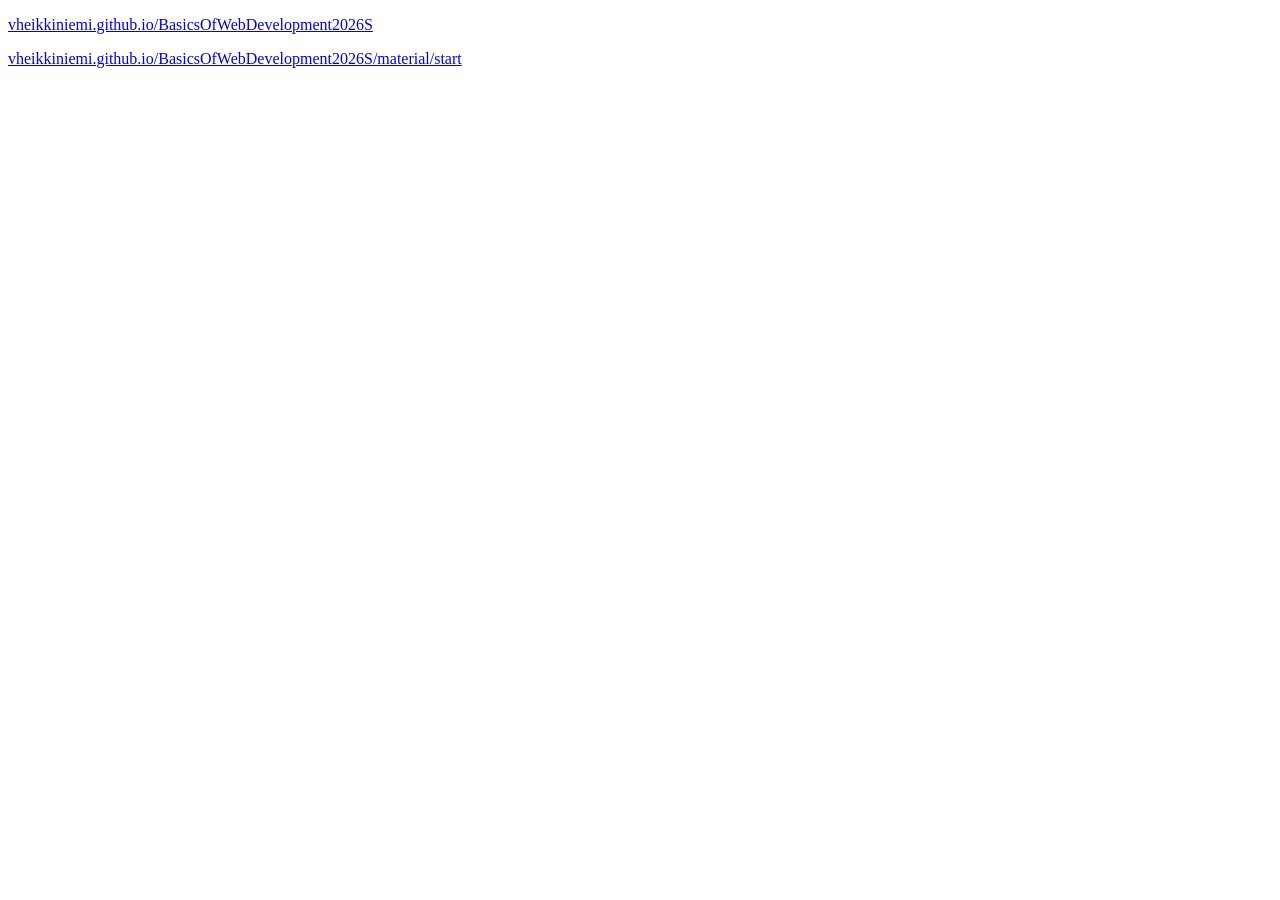
<file: index.html>
<!DOCTYPE html>
<html lang="en">
<head>
  <meta charset="UTF-8">
  <title></title>
</head>
<body>
  <p><a href="https://vheikkiniemi.github.io/BasicsOfWebDevelopment2026S/">vheikkiniemi.github.io/BasicsOfWebDevelopment2026S</a></p>
  <p><a href="https://vheikkiniemi.github.io/BasicsOfWebDevelopment2026S/material/start">vheikkiniemi.github.io/BasicsOfWebDevelopment2026S/material/start</a></p>
</body>
</html>
</file>
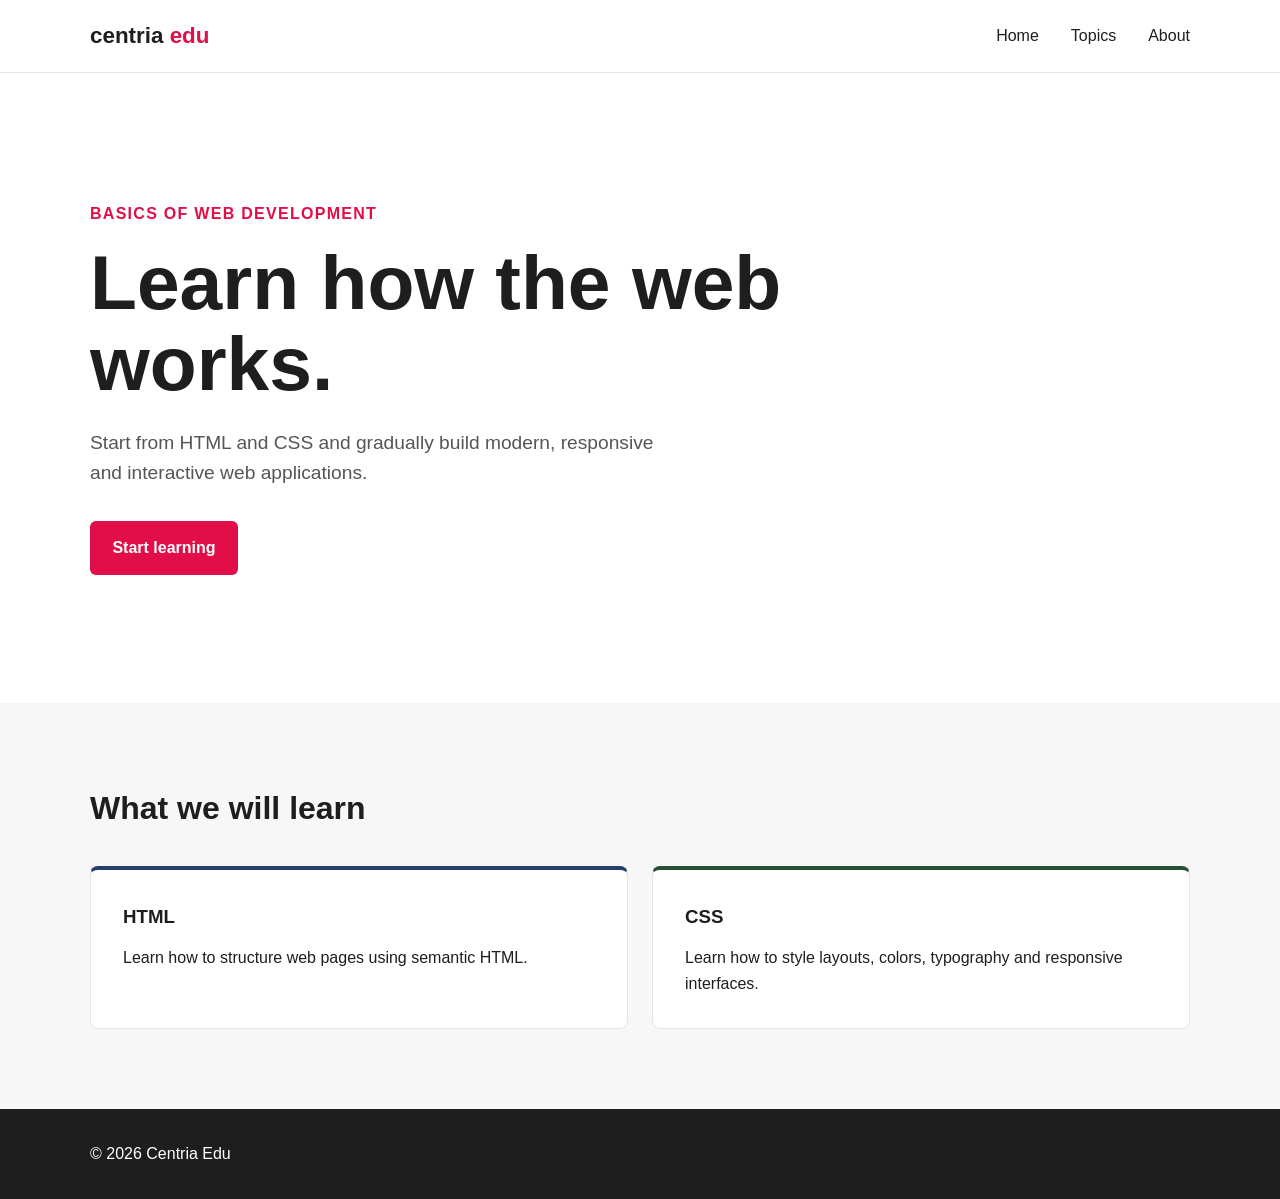
<file: material/a2/index.html>
<!--
    Centria Edu - Basics of Web Development

    Original author: Ville Heikkiniemi
    Modified by: Student Name
    Last modified: 2026-08-11

    Based on the original course template.
-->

<!DOCTYPE html>
<html lang="en">
<head>
    <meta charset="UTF-8">
    <meta name="viewport" content="width=device-width, initial-scale=1.0">
    <meta name="author" content="Ville Heikkiniemi">
    <link rel="icon" href="images/favicon.ico" type="image/x-icon">

    <title>Centria Edu | Basics of Web Development</title>

    <style>
        :root {
            --primary: #e10e49;
            --light: #ffffff;
            --dark: #1e1e1e;
            --blue: #263f6a;
            --green: #284e36;
            --orange: #e37222;
            --rose: #c24d52;
        }

        * {
            box-sizing: border-box;
            margin: 0;
            padding: 0;
        }

        body {
            font-family: Arial, Helvetica, sans-serif;
            background-color: var(--light);
            color: var(--dark);
            line-height: 1.6;
        }

        header {
            border-bottom: 1px solid #e5e5e5;
        }

        .container {
            width: min(1100px, 90%);
            margin: 0 auto;
        }

        nav {
            min-height: 72px;
            display: flex;
            justify-content: space-between;
            align-items: center;
        }

        .logo {
            font-size: 1.4rem;
            font-weight: bold;
            color: var(--dark);
        }

        .logo span {
            color: var(--primary);
        }

        nav ul {
            display: flex;
            gap: 2rem;
            list-style: none;
        }

        nav a {
            color: var(--dark);
            text-decoration: none;
        }

        nav a:hover {
            color: var(--primary);
        }

        .hero {
            min-height: 70vh;
            display: flex;
            align-items: center;
        }

        .hero-content {
            max-width: 700px;
        }

        .label {
            display: inline-block;
            margin-bottom: 1rem;
            color: var(--primary);
            font-weight: bold;
            text-transform: uppercase;
            letter-spacing: 0.08rem;
        }

        h1 {
            margin-bottom: 1.5rem;
            font-size: clamp(2.5rem, 6vw, 5rem);
            line-height: 1.05;
        }

        .hero p {
            max-width: 600px;
            margin-bottom: 2rem;
            font-size: 1.2rem;
            color: #555;
        }

        .button {
            display: inline-block;
            padding: 0.9rem 1.4rem;
            background-color: var(--primary);
            color: var(--light);
            text-decoration: none;
            border-radius: 6px;
            font-weight: bold;
        }

        .button:hover {
            background-color: var(--rose);
        }

        .topics {
            padding: 5rem 0;
            background-color: #f7f7f7;
        }

        .topics h2 {
            margin-bottom: 2rem;
            font-size: 2rem;
        }

        .cards {
            display: grid;
            grid-template-columns: repeat(2, 1fr);
            gap: 1.5rem;
        }

        .card {
            padding: 2rem;
            background-color: var(--light);
            border: 1px solid #e5e5e5;
            border-radius: 8px;
        }

        .card h3 {
            margin-bottom: 0.8rem;
        }

        .card:nth-child(1) {
            border-top: 4px solid var(--blue);
        }

        .card:nth-child(2) {
            border-top: 4px solid var(--green);
        }

        .card:nth-child(3) {
            border-top: 4px solid var(--orange);
        }

        footer {
            padding: 2rem 0;
            background-color: var(--dark);
            color: var(--light);
        }

        @media (max-width: 700px) {
            nav ul {
                display: none;
            }

            .cards {
                grid-template-columns: 1fr;
            }

            .hero {
                min-height: 60vh;
            }
        }
    </style>
</head>

<body>

    <header>
        <div class="container">
            <nav>
                <div class="logo">
                    centria <span>edu</span>
                </div>

                <ul>
                    <li><a href="#">Home</a></li>
                    <li><a href="#topics">Topics</a></li>
                    <li><a href="#">About</a></li>
                </ul>
            </nav>
        </div>
    </header>

    <main>

        <section class="hero">
            <div class="container">
                <div class="hero-content">

                    <span class="label">Basics of Web Development</span>

                    <h1>
                        Learn how the web works.
                    </h1>

                    <p>
                        Start from HTML and CSS and gradually build modern,
                        responsive and interactive web applications.
                    </p>

                    <a href="#topics" class="button">
                        Start learning
                    </a>

                </div>
            </div>
        </section>

        <section class="topics" id="topics">
            <div class="container">

                <h2>What we will learn</h2>

                <div class="cards">

                    <article class="card">
                        <h3>HTML</h3>
                        <p>
                            Learn how to structure web pages using semantic HTML.
                        </p>
                    </article>

                    <article class="card">
                        <h3>CSS</h3>
                        <p>
                            Learn how to style layouts, colors, typography and
                            responsive interfaces.
                        </p>
                    </article>

                </div>
            </div>
        </section>

    </main>

    <footer>
        <div class="container">
            <p>&copy; 2026 Centria Edu</p>
        </div>
    </footer>

</body>
</html>
</file>
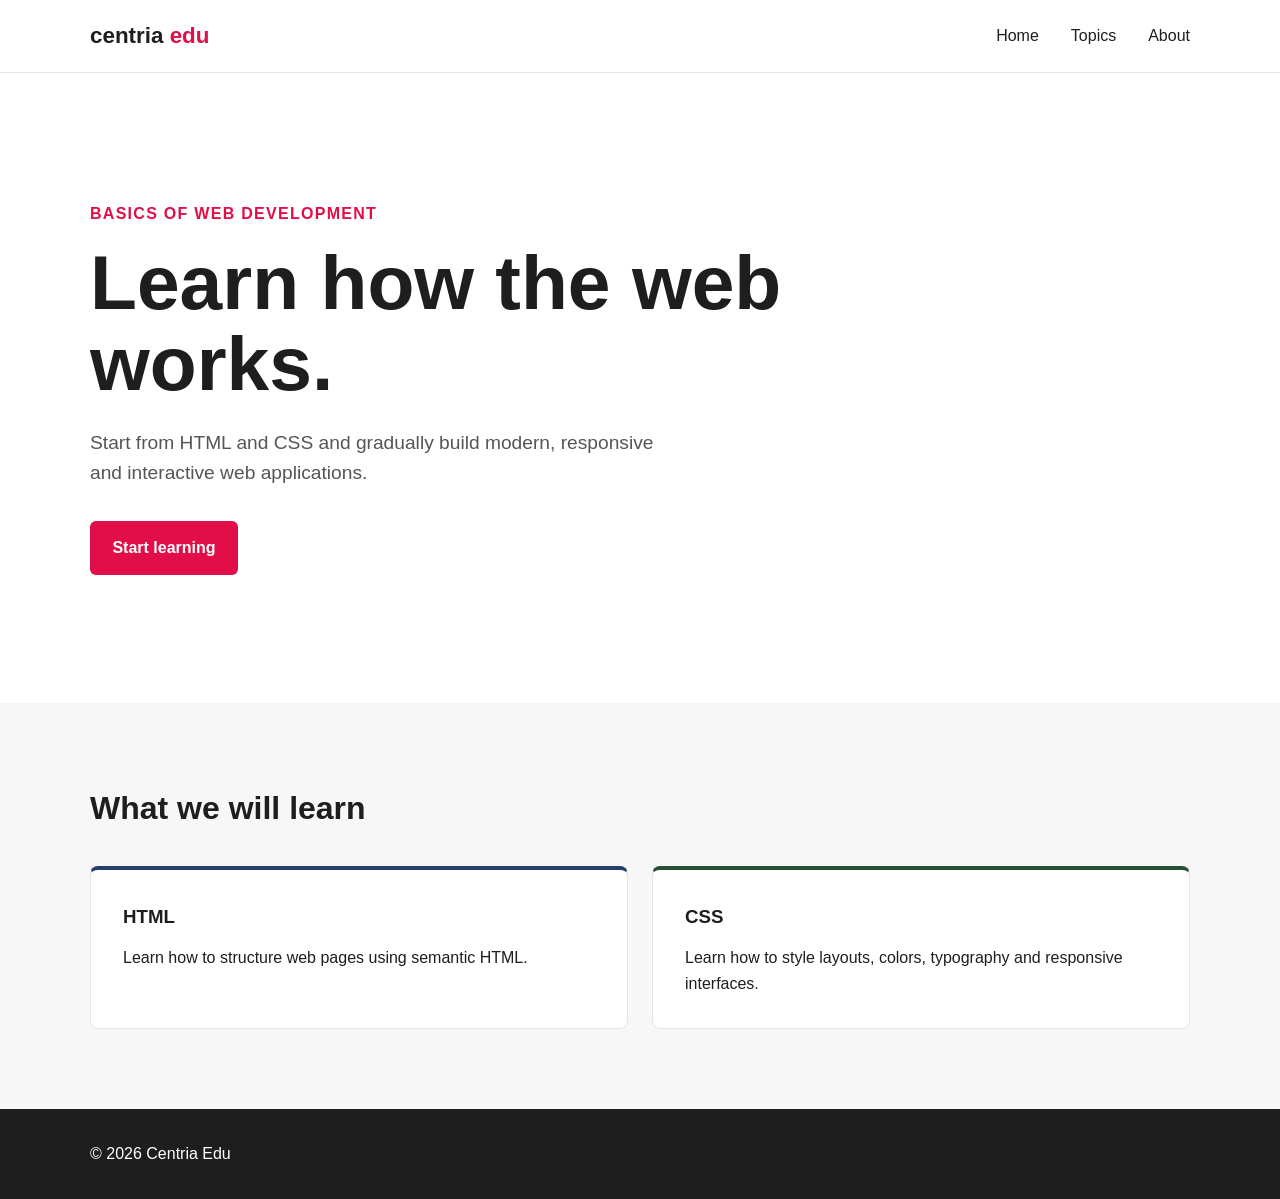
<file: material/a5/index.html>
<!--
    Centria Edu - Basics of Web Development

    Original author: Ville Heikkiniemi
    Modified by: Student Name
    Last modified: 2026-08-11

    Based on the original course template.

    https://vheikkiniemi.github.io/BasicsOfWebDevelopment2026S/material/
-->

<!DOCTYPE html>
<html lang="en">
<head>
    <meta charset="UTF-8">
    <meta name="viewport" content="width=device-width, initial-scale=1.0">
    <meta name="author" content="Ville Heikkiniemi">
    <link rel="icon" href="images/favicon.ico" type="image/x-icon">

    <title>Centria Edu | Basics of Web Development</title>

    <style>
        :root {
            --primary: #e10e49;
            --light: #ffffff;
            --dark: #1e1e1e;
            --blue: #263f6a;
            --green: #284e36;
            --orange: #e37222;
            --rose: #c24d52;
        }

        * {
            box-sizing: border-box;
            margin: 0;
            padding: 0;
        }

        body {
            font-family: Arial, Helvetica, sans-serif;
            background-color: var(--light);
            color: var(--dark);
            line-height: 1.6;
        }

        header {
            border-bottom: 1px solid #e5e5e5;
        }

        .container {
            width: min(1100px, 90%);
            margin: 0 auto;
        }

        nav {
            min-height: 72px;
            display: flex;
            justify-content: space-between;
            align-items: center;
        }

        .logo {
            font-size: 1.4rem;
            font-weight: bold;
            color: var(--dark);
        }

        .logo span {
            color: var(--primary);
        }

        nav ul {
            display: flex;
            gap: 2rem;
            list-style: none;
        }

        nav a {
            color: var(--dark);
            text-decoration: none;
        }

        nav a:hover {
            color: var(--primary);
        }

        .hero {
            min-height: 70vh;
            display: flex;
            align-items: center;
        }

        .hero-content {
            max-width: 700px;
        }

        .label {
            display: inline-block;
            margin-bottom: 1rem;
            color: var(--primary);
            font-weight: bold;
            text-transform: uppercase;
            letter-spacing: 0.08rem;
        }

        h1 {
            margin-bottom: 1.5rem;
            font-size: clamp(2.5rem, 6vw, 5rem);
            line-height: 1.05;
        }

        .hero p {
            max-width: 600px;
            margin-bottom: 2rem;
            font-size: 1.2rem;
            color: #555;
        }

        .button {
            display: inline-block;
            padding: 0.9rem 1.4rem;
            background-color: var(--primary);
            color: var(--light);
            text-decoration: none;
            border-radius: 6px;
            font-weight: bold;
        }

        .button:hover {
            background-color: var(--rose);
        }

        .topics {
            padding: 5rem 0;
            background-color: #f7f7f7;
        }

        .topics h2 {
            margin-bottom: 2rem;
            font-size: 2rem;
        }

        .cards {
            display: grid;
            grid-template-columns: repeat(2, 1fr);
            gap: 1.5rem;
        }

        .card {
            padding: 2rem;
            background-color: var(--light);
            border: 1px solid #e5e5e5;
            border-radius: 8px;
        }

        .card h3 {
            margin-bottom: 0.8rem;
        }

        .card:nth-child(1) {
            border-top: 4px solid var(--blue);
        }

        .card:nth-child(2) {
            border-top: 4px solid var(--green);
        }

        .card:nth-child(3) {
            border-top: 4px solid var(--orange);
        }

        footer {
            padding: 2rem 0;
            background-color: var(--dark);
            color: var(--light);
        }

        @media (max-width: 700px) {
            nav ul {
                display: none;
            }

            .cards {
                grid-template-columns: 1fr;
            }

            .hero {
                min-height: 60vh;
            }
        }
    </style>
</head>

<body>

    <header>
        <div class="container">
            <nav>
                <div class="logo">
                    centria <span>edu</span>
                </div>

                <ul>
                    <li><a href="#">Home</a></li>
                    <li><a href="#topics">Topics</a></li>
                    <li><a href="#">About</a></li>
                </ul>
            </nav>
        </div>
    </header>

    <main>

        <section class="hero">
            <div class="container">
                <div class="hero-content">

                    <span class="label">Basics of Web Development</span>

                    <h1>
                        Learn how the web works.
                    </h1>

                    <p>
                        Start from HTML and CSS and gradually build modern,
                        responsive and interactive web applications.
                    </p>

                    <a href="#topics" class="button">
                        Start learning
                    </a>

                </div>
            </div>
        </section>

        <section class="topics" id="topics">
            <div class="container">

                <h2>What we will learn</h2>

                <div class="cards">

                    <article class="card">
                        <h3>HTML</h3>
                        <p>
                            Learn how to structure web pages using semantic HTML.
                        </p>
                    </article>

                    <article class="card">
                        <h3>CSS</h3>
                        <p>
                            Learn how to style layouts, colors, typography and
                            responsive interfaces.
                        </p>
                    </article>

                </div>
            </div>
        </section>

    </main>

    <footer>
        <div class="container">
            <p>&copy; 2026 Centria Edu</p>
        </div>
    </footer>

</body>
</html>
</file>
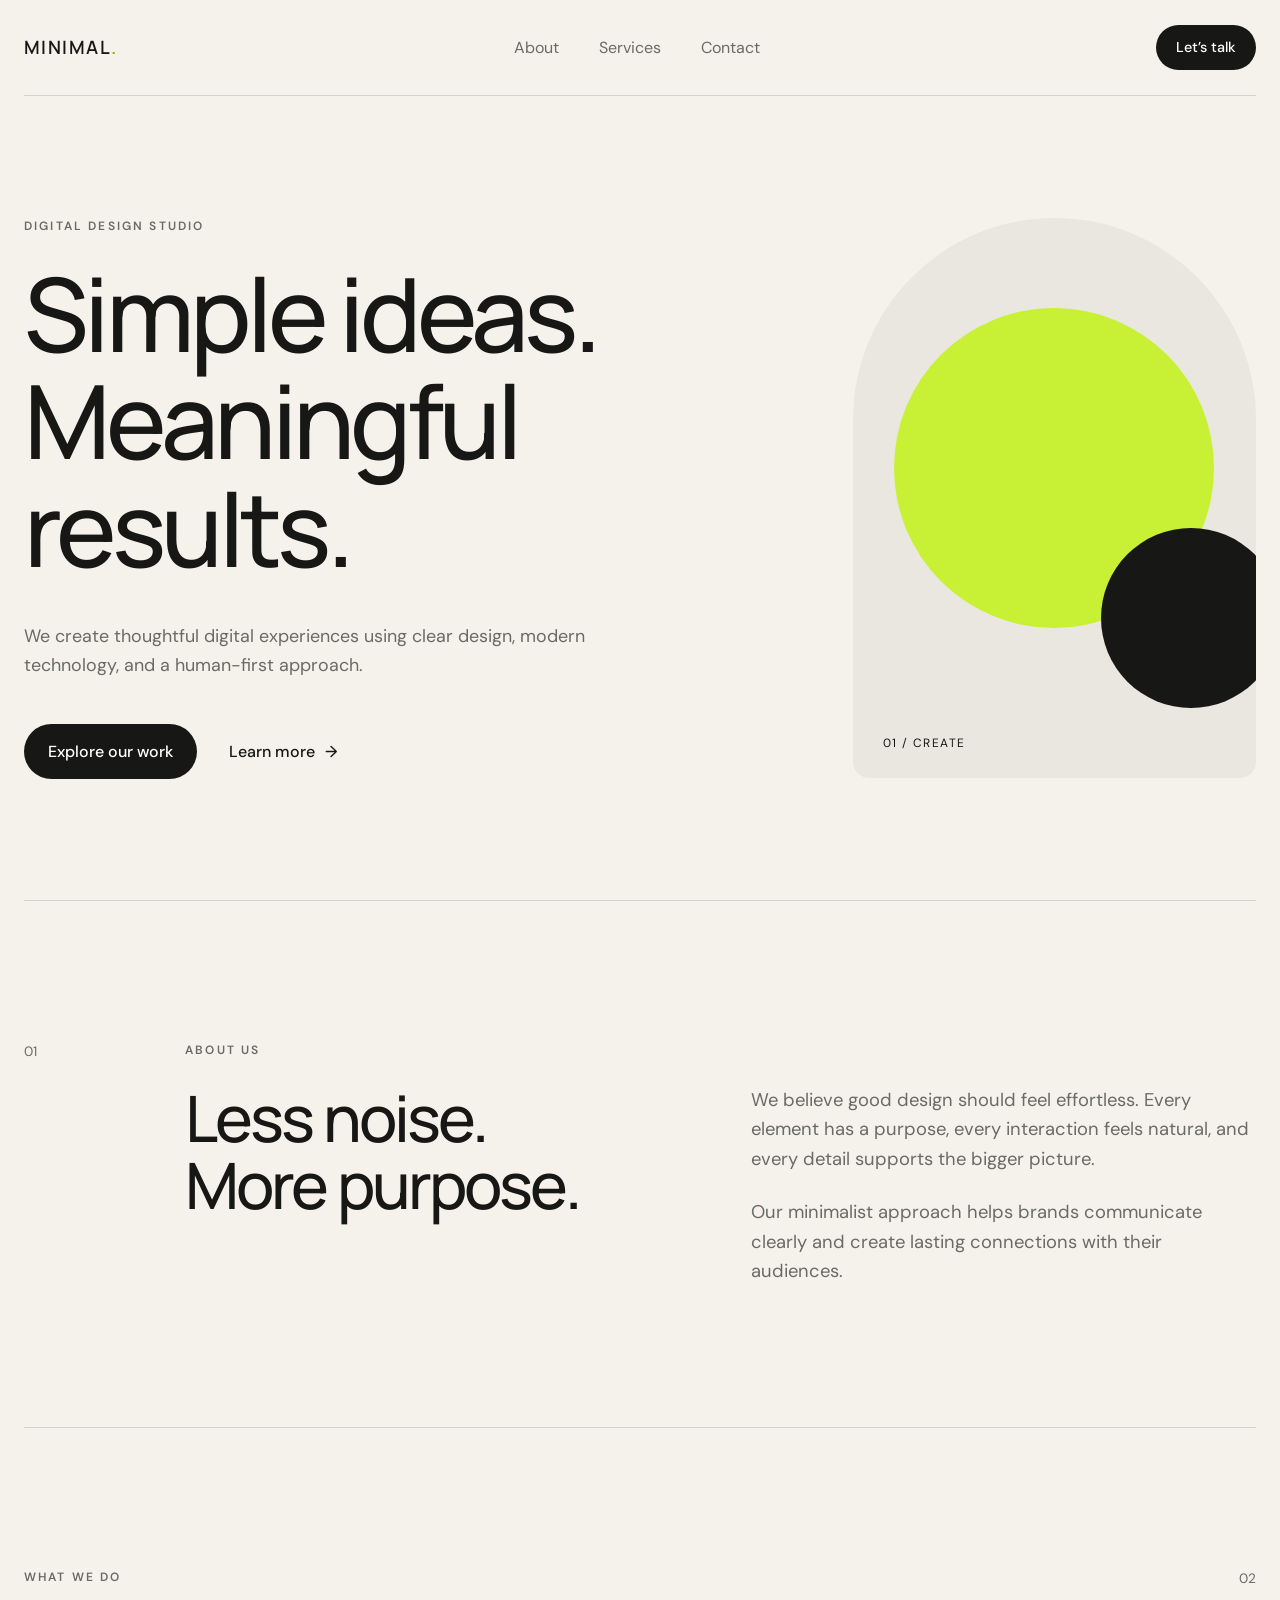
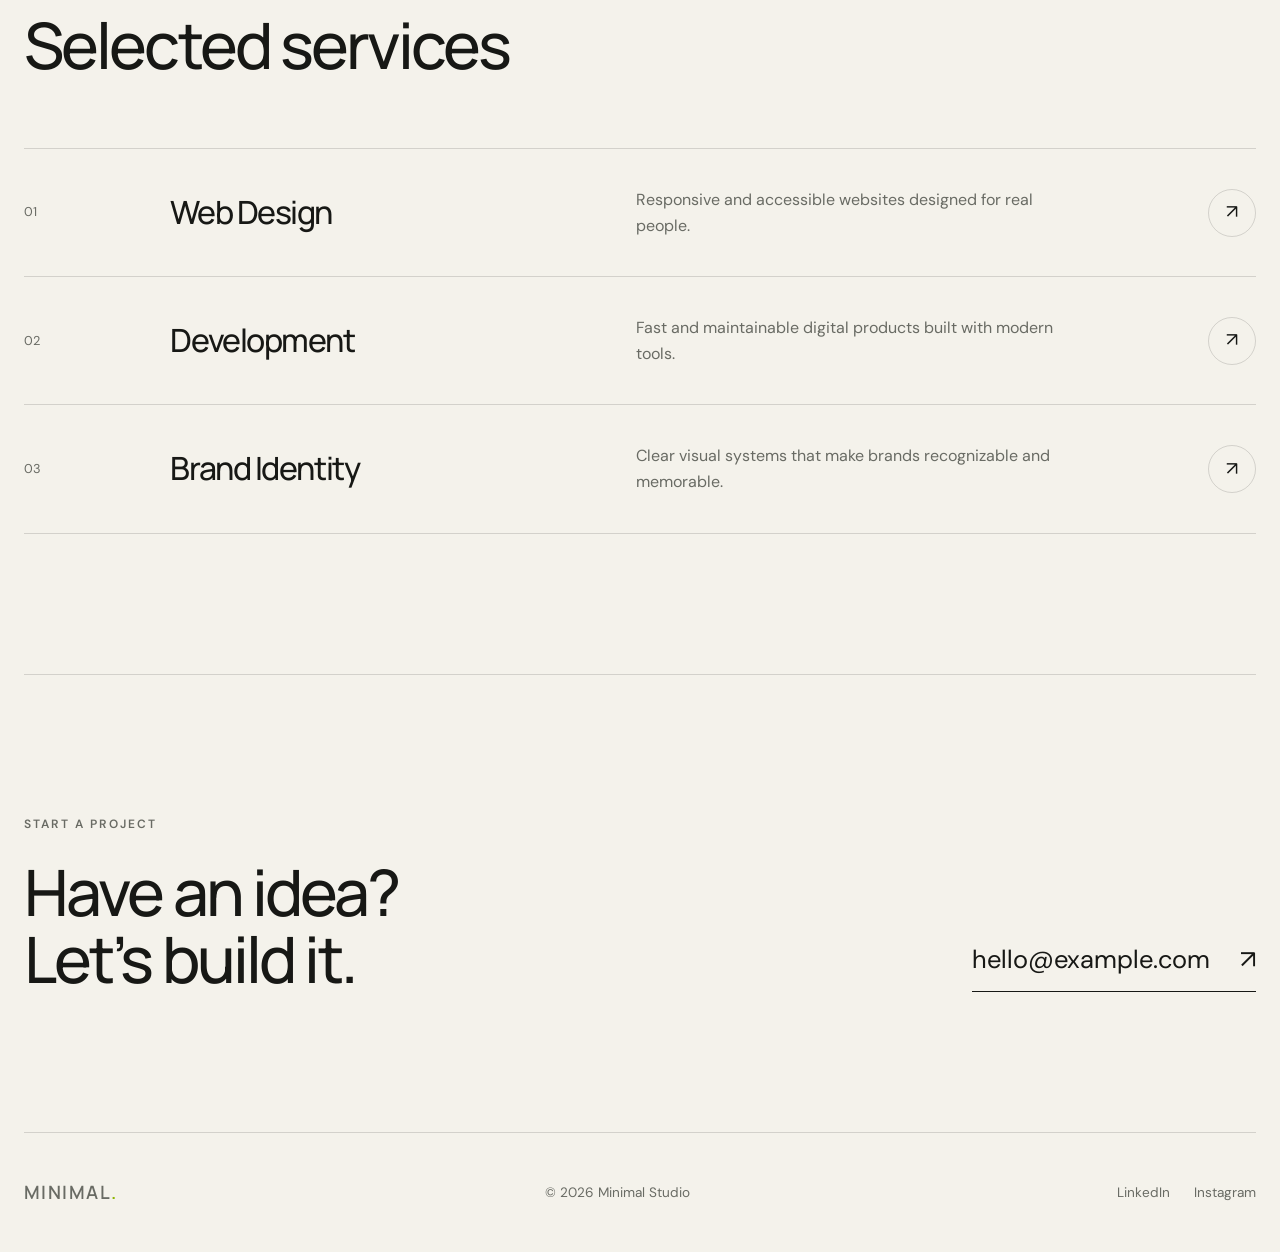
<file: material/core/index.html>
<!-- index.html -->
<!DOCTYPE html>
<html lang="en">
<head>
  <meta charset="UTF-8">
  <meta name="viewport" content="width=device-width, initial-scale=1.0">
  <meta name="description" content="A modern and minimalist website">
  <title>Minimal — Modern Design</title>
  <link rel="stylesheet" href="style.css">
</head>

<body>
  <header class="header">
    <a href="#" class="logo">MINIMAL<span>.</span></a>

    <nav class="navigation" aria-label="Main navigation">
      <a href="#about">About</a>
      <a href="#services">Services</a>
      <a href="#contact">Contact</a>
    </nav>

    <a href="#contact" class="button button-small">Let’s talk</a>
  </header>

  <main>
    <section class="hero">
      <div class="hero-content">
        <p class="eyebrow">Digital design studio</p>

        <h1>
          Simple ideas.<br>
          Meaningful results.
        </h1>

        <p class="hero-description">
          We create thoughtful digital experiences using clear design,
          modern technology, and a human-first approach.
        </p>

        <div class="hero-actions">
          <a href="#services" class="button">Explore our work</a>
          <a href="#about" class="text-link">Learn more <span>→</span></a>
        </div>
      </div>

      <div class="hero-visual" aria-hidden="true">
        <div class="shape shape-large"></div>
        <div class="shape shape-small"></div>
        <div class="visual-label">01 / Create</div>
      </div>
    </section>

    <section class="about section" id="about">
      <p class="section-number">01</p>

      <div>
        <p class="eyebrow">About us</p>
        <h2>Less noise.<br>More purpose.</h2>
      </div>

      <div class="about-text">
        <p>
          We believe good design should feel effortless. Every element has
          a purpose, every interaction feels natural, and every detail
          supports the bigger picture.
        </p>

        <p>
          Our minimalist approach helps brands communicate clearly and
          create lasting connections with their audiences.
        </p>
      </div>
    </section>

    <section class="services section" id="services">
      <div class="section-heading">
        <div>
          <p class="eyebrow">What we do</p>
          <h2>Selected services</h2>
        </div>

        <p class="section-number">02</p>
      </div>

      <div class="service-list">
        <article class="service-card">
          <span>01</span>
          <h3>Web Design</h3>
          <p>Responsive and accessible websites designed for real people.</p>
          <a href="#" aria-label="Learn more about web design">↗</a>
        </article>

        <article class="service-card">
          <span>02</span>
          <h3>Development</h3>
          <p>Fast and maintainable digital products built with modern tools.</p>
          <a href="#" aria-label="Learn more about development">↗</a>
        </article>

        <article class="service-card">
          <span>03</span>
          <h3>Brand Identity</h3>
          <p>Clear visual systems that make brands recognizable and memorable.</p>
          <a href="#" aria-label="Learn more about brand identity">↗</a>
        </article>
      </div>
    </section>

    <section class="contact section" id="contact">
      <div>
        <p class="eyebrow">Start a project</p>
        <h2>Have an idea?<br>Let’s build it.</h2>
      </div>

      <a href="mailto:hello@example.com" class="contact-link">
        hello@example.com
        <span>↗</span>
      </a>
    </section>
  </main>

  <footer class="footer">
    <a href="#" class="logo">MINIMAL<span>.</span></a>
    <p>© 2026 Minimal Studio</p>

    <div class="social-links">
      <a href="#">LinkedIn</a>
      <a href="#">Instagram</a>
    </div>
  </footer>
</body>
</html>
</file>
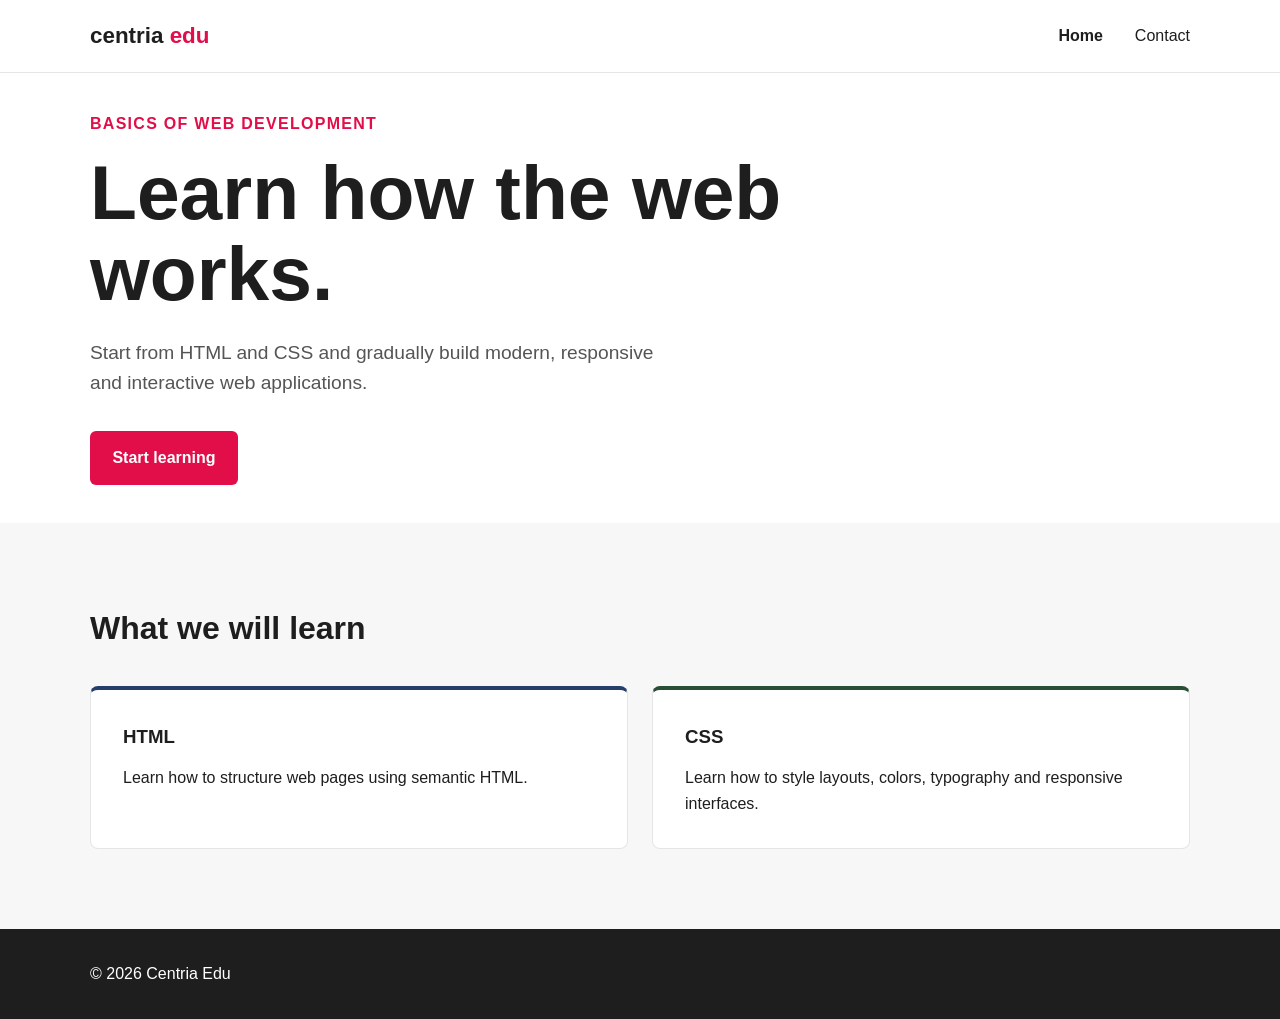
<file: material/s9/index.html>
<!--
    Centria Edu - Basics of Web Development

    Original author: Ville Heikkiniemi
    Modified by: Student Name
    Last modified: 2026-08-11

    Based on the original course template.

    https://vheikkiniemi.github.io/BasicsOfWebDevelopment2026S/material/s9/
-->

<!DOCTYPE html>
<html lang="en">

<head>
    <meta charset="UTF-8">
    <meta name="viewport" content="width=device-width, initial-scale=1.0">
    <meta name="author" content="Ville Heikkiniemi">
    <link rel="icon" href="favicon.ico">
    <link rel="stylesheet" href="style.css">
    <title>Centria Edu | Basics of Web Development</title>
</head>

<body>

    <header>
        <div class="container">
            <nav>
                <div class="logo">
                    centria <span>edu</span>
                </div>

                <ul>
                    <li><a href="index.html" aria-current="page">Home</a></li>
                    <li><a href="contact.html">Contact</a></li>
                </ul>
            </nav>
        </div>
    </header>

    <main>

        <section class="hero">
            <div class="container">
                <div class="hero-content">

                    <span class="label">Basics of Web Development</span>

                    <h1>
                        Learn how the web works.
                    </h1>

                    <p>
                        Start from HTML and CSS and gradually build modern,
                        responsive and interactive web applications.
                    </p>

                    <a href="#topics" class="button">
                        Start learning
                    </a>

                </div>
            </div>
        </section>

        <section class="topics" id="topics">
            <div class="container">

                <h2>What we will learn</h2>

                <div class="cards">

                    <article class="card">
                        <h3>HTML</h3>
                        <p>
                            Learn how to structure web pages using semantic HTML.
                        </p>
                    </article>

                    <article class="card">
                        <h3>CSS</h3>
                        <p>
                            Learn how to style layouts, colors, typography and
                            responsive interfaces.
                        </p>
                    </article>

                </div>
            </div>
        </section>

    </main>

    <footer>
        <div class="container">
            <p>&copy; 2026 Centria Edu</p>
        </div>
    </footer>

</body>

</html>
</file>
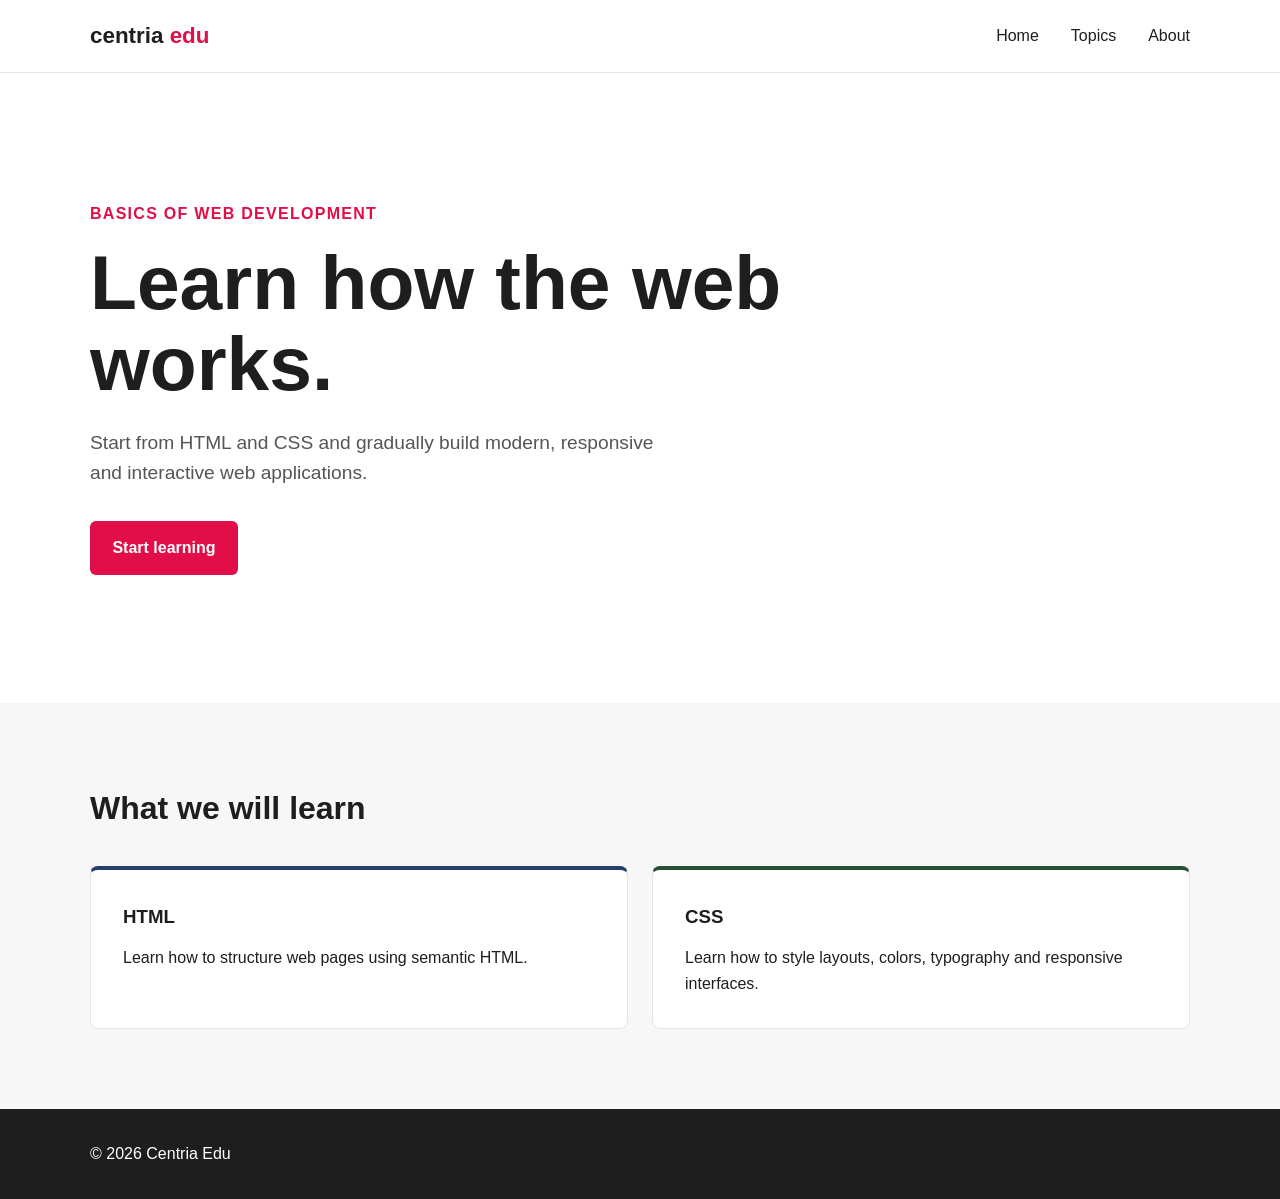
<file: material/start/index.html>
<!--
    Centria Edu - Basics of Web Development

    Original author: Ville Heikkiniemi
    Modified by: Student Name
    Last modified: 2026-08-11

    Based on the original course template.
-->

<!DOCTYPE html>
<html lang="en">
<head>
    <meta charset="UTF-8">
    <meta name="viewport" content="width=device-width, initial-scale=1.0">
    <meta name="author" content="Ville Heikkiniemi">
    <link rel="icon" href="favicon.ico">

    <title>Centria Edu | Basics of Web Development</title>

    <style>
        :root {
            --primary: #e10e49;
            --light: #ffffff;
            --dark: #1e1e1e;
            --blue: #263f6a;
            --green: #284e36;
            --orange: #e37222;
            --rose: #c24d52;
        }

        * {
            box-sizing: border-box;
            margin: 0;
            padding: 0;
        }

        body {
            font-family: Arial, Helvetica, sans-serif;
            background-color: var(--light);
            color: var(--dark);
            line-height: 1.6;
        }

        header {
            border-bottom: 1px solid #e5e5e5;
        }

        .container {
            width: min(1100px, 90%);
            margin: 0 auto;
        }

        nav {
            min-height: 72px;
            display: flex;
            justify-content: space-between;
            align-items: center;
        }

        .logo {
            font-size: 1.4rem;
            font-weight: bold;
            color: var(--dark);
        }

        .logo span {
            color: var(--primary);
        }

        nav ul {
            display: flex;
            gap: 2rem;
            list-style: none;
        }

        nav a {
            color: var(--dark);
            text-decoration: none;
        }

        nav a:hover {
            color: var(--primary);
        }

        .hero {
            min-height: 70vh;
            display: flex;
            align-items: center;
        }

        .hero-content {
            max-width: 700px;
        }

        .label {
            display: inline-block;
            margin-bottom: 1rem;
            color: var(--primary);
            font-weight: bold;
            text-transform: uppercase;
            letter-spacing: 0.08rem;
        }

        h1 {
            margin-bottom: 1.5rem;
            font-size: clamp(2.5rem, 6vw, 5rem);
            line-height: 1.05;
        }

        .hero p {
            max-width: 600px;
            margin-bottom: 2rem;
            font-size: 1.2rem;
            color: #555;
        }

        .button {
            display: inline-block;
            padding: 0.9rem 1.4rem;
            background-color: var(--primary);
            color: var(--light);
            text-decoration: none;
            border-radius: 6px;
            font-weight: bold;
        }

        .button:hover {
            background-color: var(--rose);
        }

        .topics {
            padding: 5rem 0;
            background-color: #f7f7f7;
        }

        .topics h2 {
            margin-bottom: 2rem;
            font-size: 2rem;
        }

        .cards {
            display: grid;
            grid-template-columns: repeat(2, 1fr);
            gap: 1.5rem;
        }

        .card {
            padding: 2rem;
            background-color: var(--light);
            border: 1px solid #e5e5e5;
            border-radius: 8px;
        }

        .card h3 {
            margin-bottom: 0.8rem;
        }

        .card:nth-child(1) {
            border-top: 4px solid var(--blue);
        }

        .card:nth-child(2) {
            border-top: 4px solid var(--green);
        }

        .card:nth-child(3) {
            border-top: 4px solid var(--orange);
        }

        footer {
            padding: 2rem 0;
            background-color: var(--dark);
            color: var(--light);
        }

        @media (max-width: 700px) {
            nav ul {
                display: none;
            }

            .cards {
                grid-template-columns: 1fr;
            }

            .hero {
                min-height: 60vh;
            }
        }
    </style>
</head>

<body>

    <header>
        <div class="container">
            <nav>
                <div class="logo">
                    centria <span>edu</span>
                </div>

                <ul>
                    <li><a href="#">Home</a></li>
                    <li><a href="#topics">Topics</a></li>
                    <li><a href="#">About</a></li>
                </ul>
            </nav>
        </div>
    </header>

    <main>

        <section class="hero">
            <div class="container">
                <div class="hero-content">

                    <span class="label">Basics of Web Development</span>

                    <h1>
                        Learn how the web works.
                    </h1>

                    <p>
                        Start from HTML and CSS and gradually build modern,
                        responsive and interactive web applications.
                    </p>

                    <a href="#topics" class="button">
                        Start learning
                    </a>

                </div>
            </div>
        </section>

        <section class="topics" id="topics">
            <div class="container">

                <h2>What we will learn</h2>

                <div class="cards">

                    <article class="card">
                        <h3>HTML</h3>
                        <p>
                            Learn how to structure web pages using semantic HTML.
                        </p>
                    </article>

                    <article class="card">
                        <h3>CSS</h3>
                        <p>
                            Learn how to style layouts, colors, typography and
                            responsive interfaces.
                        </p>
                    </article>

                </div>
            </div>
        </section>

    </main>

    <footer>
        <div class="container">
            <p>&copy; 2026 Centria Edu</p>
        </div>
    </footer>

</body>
</html>
</file>
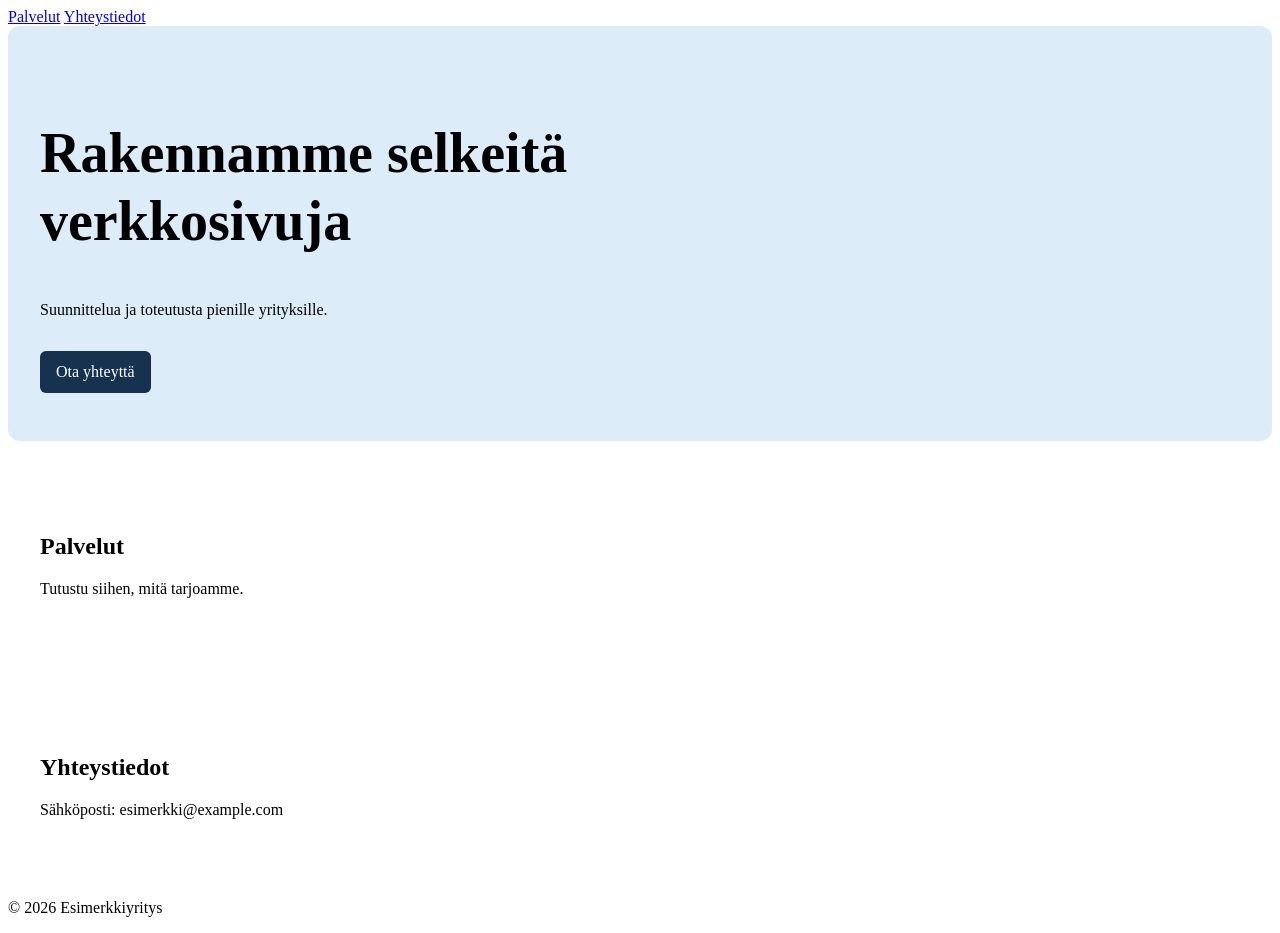
<file: material/layoutit.html>
<!DOCTYPE html>
<html lang="en">
<head>
  <meta charset="UTF-8">
  <title>Verkkosivujen suunnittelu ja toteutus</title>
  <link rel="stylesheet" href="style.css">
</head>
<body>
<header>
  <nav aria-label="Päävalikko">
    <a href="#services">Palvelut</a>
    <a href="#contact">Yhteystiedot</a>
  </nav>
</header>

<main>
  <section class="hero">
    <h1>Rakennamme selkeitä verkkosivuja</h1>
    <p>Suunnittelua ja toteutusta pienille yrityksille.</p>
    <a href="#contact">Ota yhteyttä</a>
  </section>

  <section id="services">
    <h2>Palvelut</h2>
    <p>Tutustu siihen, mitä tarjoamme.</p>
  </section>

  <section id="contact">
    <h2>Yhteystiedot</h2>
    <p>Sähköposti: esimerkki@example.com</p>
  </section>
</main>

<footer>
  <p>&copy; 2026 Esimerkkiyritys</p>
</footer>
</body>
</html>
</file>
<file: material/core/style.css>
/* style.css */
@import url("https://fonts.googleapis.com/css2?family=DM+Sans:wght@400;500;600&family=Manrope:wght@400;500;600&display=swap");

:root {
  --background: #f4f2eb;
  --surface: #e9e7df;
  --text: #171815;
  --muted: #696b64;
  --accent: #c8f135;
  --border: rgba(23, 24, 21, 0.15);
  --max-width: 1400px;
}

* {
  box-sizing: border-box;
  margin: 0;
  padding: 0;
}

html {
  scroll-behavior: smooth;
}

body {
  background: var(--background);
  color: var(--text);
  font-family: "DM Sans", sans-serif;
  line-height: 1.6;
}

a {
  color: inherit;
  text-decoration: none;
}

.header,
.hero,
.section,
.footer {
  width: min(100% - 48px, var(--max-width));
  margin-inline: auto;
}

.header {
  min-height: 96px;
  display: flex;
  align-items: center;
  justify-content: space-between;
  border-bottom: 1px solid var(--border);
}

.logo {
  font-family: "Manrope", sans-serif;
  font-size: 1.15rem;
  font-weight: 600;
  letter-spacing: 0.08em;
}

.logo span {
  color: #8eb500;
}

.navigation {
  display: flex;
  gap: 40px;
}

.navigation a,
.social-links a {
  color: var(--muted);
  transition: color 0.2s ease;
}

.navigation a:hover,
.social-links a:hover {
  color: var(--text);
}

.button {
  display: inline-flex;
  align-items: center;
  justify-content: center;
  padding: 15px 24px;
  background: var(--text);
  color: white;
  border-radius: 100px;
  font-weight: 500;
  transition:
    transform 0.2s ease,
    background 0.2s ease;
}

.button:hover {
  background: #34352f;
  transform: translateY(-2px);
}

.button-small {
  padding: 11px 20px;
  font-size: 0.9rem;
}

.hero {
  min-height: calc(100vh - 96px);
  display: grid;
  grid-template-columns: 1.3fr 0.7fr;
  align-items: center;
  gap: 80px;
  padding-block: 80px;
}

.eyebrow {
  margin-bottom: 24px;
  color: var(--muted);
  font-size: 0.75rem;
  font-weight: 600;
  letter-spacing: 0.18em;
  text-transform: uppercase;
}

h1,
h2,
h3 {
  font-family: "Manrope", sans-serif;
  font-weight: 500;
  line-height: 1.05;
  letter-spacing: -0.045em;
}

h1 {
  max-width: 900px;
  font-size: clamp(4rem, 8vw, 8.5rem);
}

h2 {
  font-size: clamp(2.8rem, 5vw, 5.5rem);
}

.hero-description {
  max-width: 580px;
  margin-top: 40px;
  color: var(--muted);
  font-size: clamp(1rem, 1.4vw, 1.25rem);
}

.hero-actions {
  display: flex;
  align-items: center;
  gap: 32px;
  margin-top: 44px;
}

.text-link {
  display: inline-flex;
  gap: 10px;
  font-weight: 500;
}

.text-link span {
  transition: transform 0.2s ease;
}

.text-link:hover span {
  transform: translateX(5px);
}

.hero-visual {
  position: relative;
  min-height: 560px;
  overflow: hidden;
  background: var(--surface);
  border-radius: 300px 300px 24px 24px;
}

.shape {
  position: absolute;
  border-radius: 50%;
}

.shape-large {
  width: 320px;
  height: 320px;
  top: 90px;
  left: 50%;
  background: var(--accent);
  transform: translateX(-50%);
}

.shape-small {
  width: 180px;
  height: 180px;
  right: -25px;
  bottom: 70px;
  background: var(--text);
}

.visual-label {
  position: absolute;
  bottom: 25px;
  left: 30px;
  font-size: 0.75rem;
  letter-spacing: 0.12em;
  text-transform: uppercase;
}

.section {
  padding-block: 140px;
  border-top: 1px solid var(--border);
}

.section-number {
  color: var(--muted);
  font-size: 0.85rem;
}

.about {
  display: grid;
  grid-template-columns: 0.2fr 1fr 1fr;
  gap: 60px;
}

.about-text {
  max-width: 580px;
  padding-top: 45px;
  color: var(--muted);
  font-size: 1.15rem;
}

.about-text p + p {
  margin-top: 24px;
}

.section-heading {
  display: flex;
  justify-content: space-between;
  align-items: flex-start;
  margin-bottom: 70px;
}

.service-list {
  border-top: 1px solid var(--border);
}

.service-card {
  display: grid;
  grid-template-columns: 0.2fr 0.8fr 1fr auto;
  align-items: center;
  gap: 40px;
  padding-block: 38px;
  border-bottom: 1px solid var(--border);
  transition: padding 0.25s ease;
}

.service-card:hover {
  padding-inline: 20px;
}

.service-card > span {
  color: var(--muted);
  font-size: 0.8rem;
}

.service-card h3 {
  font-size: clamp(1.6rem, 2.5vw, 2.5rem);
}

.service-card p {
  max-width: 420px;
  color: var(--muted);
}

.service-card > a {
  display: grid;
  width: 48px;
  height: 48px;
  place-items: center;
  border: 1px solid var(--border);
  border-radius: 50%;
  font-size: 1.2rem;
  transition:
    background 0.2s ease,
    transform 0.2s ease;
}

.service-card > a:hover {
  background: var(--accent);
  transform: rotate(45deg);
}

.contact {
  display: flex;
  align-items: flex-end;
  justify-content: space-between;
  gap: 50px;
}

.contact-link {
  display: flex;
  align-items: center;
  gap: 30px;
  padding-bottom: 10px;
  border-bottom: 1px solid var(--text);
  font-size: clamp(1.2rem, 2vw, 2rem);
}

.contact-link span {
  transition: transform 0.2s ease;
}

.contact-link:hover span {
  transform: translate(4px, -4px);
}

.footer {
  min-height: 120px;
  display: flex;
  align-items: center;
  justify-content: space-between;
  border-top: 1px solid var(--border);
  color: var(--muted);
  font-size: 0.85rem;
}

.social-links {
  display: flex;
  gap: 24px;
}

@media (max-width: 900px) {
  .header,
  .hero,
  .section,
  .footer {
    width: min(100% - 32px, var(--max-width));
  }

  .navigation {
    display: none;
  }

  .hero {
    grid-template-columns: 1fr;
    gap: 60px;
    padding-block: 70px;
  }

  .hero-visual {
    min-height: 440px;
  }

  .about {
    grid-template-columns: 1fr;
    gap: 30px;
  }

  .about-text {
    padding-top: 0;
  }

  .service-card {
    grid-template-columns: 50px 1fr auto;
    gap: 20px;
  }

  .service-card p {
    grid-column: 2 / 4;
  }

  .contact {
    align-items: flex-start;
    flex-direction: column;
  }
}

@media (max-width: 600px) {
  .header {
    min-height: 80px;
  }

  .header .button {
    display: none;
  }

  .hero {
    min-height: auto;
  }

  h1 {
    font-size: clamp(3.3rem, 17vw, 5rem);
  }

  .hero-actions {
    align-items: flex-start;
    flex-direction: column;
  }

  .hero-visual {
    min-height: 380px;
  }

  .shape-large {
    width: 250px;
    height: 250px;
  }

  .shape-small {
    width: 140px;
    height: 140px;
  }

  .section {
    padding-block: 90px;
  }

  .service-card {
    grid-template-columns: 35px 1fr auto;
  }

  .footer {
    align-items: flex-start;
    flex-direction: column;
    gap: 20px;
    padding-block: 35px;
  }
}
</file>
<file: material/s9/style.css>
/*
    Centria Edu - Basics of Web Development

    Original author: Ville Heikkiniemi
    Modified by: Student Name
    Last modified: 2026-11-24

    Based on the original course template.
*/
:root {
    --primary: #e10e49;
    --light: #ffffff;
    --dark: #1e1e1e;
    --blue: #263f6a;
    --green: #284e36;
    --orange: #e37222;
    --rose: #c24d52;
}

* {
    box-sizing: border-box;
    margin: 0;
    padding: 0;
}

body {
    font-family: Arial, Helvetica, sans-serif;
    background-color: var(--light);
    color: var(--dark);
    line-height: 1.6;
}

header {
    border-bottom: 1px solid #e5e5e5;
}

.container {
    width: min(1100px, 90%);
    margin: 0 auto;
}

nav {
    min-height: 72px;
    display: flex;
    justify-content: space-between;
    align-items: center;
}

.logo {
    font-size: 1.4rem;
    font-weight: bold;
    color: var(--dark);
}

.logo span {
    color: var(--primary);
}

nav ul {
    display: flex;
    gap: 2rem;
    list-style: none;
}

nav a {
    color: var(--dark);
    text-decoration: none;
}

nav a:hover {
    color: var(--primary);
}

.hero {
    min-height: 50vh;
    display: flex;
    align-items: center;
}

.hero-content {
    max-width: 700px;
}

.label {
    display: inline-block;
    margin-bottom: 1rem;
    color: var(--primary);
    font-weight: bold;
    text-transform: uppercase;
    letter-spacing: 0.08rem;
}

h1 {
    margin-bottom: 1.5rem;
    font-size: clamp(2.5rem, 6vw, 5rem);
    line-height: 1.05;
}

.hero p {
    max-width: 600px;
    margin-bottom: 2rem;
    font-size: 1.2rem;
    color: #555;
}

.button {
    display: inline-block;
    padding: 0.9rem 1.4rem;
    background-color: var(--primary);
    color: var(--light);
    text-decoration: none;
    border-radius: 6px;
    font-weight: bold;
}

.button:hover {
    background-color: var(--rose);
}

.topics {
    padding: 5rem 0;
    background-color: #f7f7f7;
}

.topics h2 {
    margin-bottom: 2rem;
    font-size: 2rem;
}

.cards {
    display: grid;
    grid-template-columns: repeat(2, 1fr);
    gap: 1.5rem;
}

.card {
    padding: 2rem;
    background-color: var(--light);
    border: 1px solid #e5e5e5;
    border-radius: 8px;
}

#card1 {
    background-image:
        linear-gradient(rgba(255, 255, 255, 0.7),
            rgba(255, 255, 255, 0.7)),
        url("images/merimaisema.jpg");
    background-size: cover;
    background-position: center;
    background-repeat: no-repeat;
    min-height: 300px;
    padding: 20px;
}

.grayscale-image {
    display: block;
    max-width: 100%;
    height: auto;
    filter: grayscale(100%);
}

.card-image {
    display: block;
    max-width: 100%;
    height: auto;
}

.card h3 {
    margin-bottom: 0.8rem;
}

.card:nth-child(1) {
    border-top: 4px solid var(--blue);
}

.card:nth-child(2) {
    border-top: 4px solid var(--green);
}

.card:nth-child(3) {
    border-top: 4px solid var(--orange);
}

footer {
    padding: 2rem 0;
    background-color: var(--dark);
    color: var(--light);
}

nav a {
    font-weight: normal;
}

nav a[aria-current="page"] {
    font-weight: bold;
}

form {
    display: flex;
    flex-direction: column;
    gap: 12px;
    margin-bottom: 32px;
}

input,
select,
button,
textarea {
    min-width: 0;
    padding: 12px;
    border: 1px solid #64748b;
    border-radius: 4px;
    font: inherit;
}

button {
    color: white;
    background-color: var(--primary);
    border: none;
    cursor: pointer;
    margin-top: 8px;
}

button:hover {
    background-color: var(--rose);
}

input:focus-visible,
button:focus-visible {
    background-color: #FFF5EE;
}

input:not([type="radio"]):user-invalid,
select:user-invalid,
textarea:user-invalid {
    outline: 3px solid #b00020;
    outline-offset: 3px;
    background-color: #ffcbd1;
}

input:not([type="radio"]):user-valid,
select:user-valid,
textarea:user-valid {
    outline: 3px solid #24733c;
    outline-offset: 3px;
    background-color: #aaf0c9;
}

.radio-group {
    display: flex;
    align-items: center;
    gap: 1rem;
    border: 0;
    padding: 0;
    margin: 0;
}

.radio-group label {
    display: flex;
    align-items: center;
    gap: 0.25rem;
}

.button-row {
    display: flex;
    gap: 1rem;
}

.button-row button {
    flex: 1;
}

table {
    width: 100%;
    border-collapse: collapse;
    table-layout: fixed;
    background-color: white;
}

caption,
#form-description {
    margin-bottom: 8px;
    text-align: left;
    font-weight: bold;
}

th,
td {
    padding: 12px;
    border: 1px solid var(--dark);
    text-align: left;
    overflow-wrap: anywhere;
}

th {
    background-color: var(--rose);
    color: var(--light);
}

@media (max-width: 700px) {
    nav ul {
        display: none;
    }

    .cards {
        grid-template-columns: 1fr;
    }

    .hero {
        min-height: 60vh;
    }
}
</file>
<file: material/style.css>
main > section {
  padding: 3rem 2rem;
}

.hero {
  border-radius: 12px;
  background: #dcecf8;
}

.hero h1 {
  max-width: 650px;
  font-size: clamp(2rem, 5vw, 3.5rem);
  line-height: 1.2;
}

#services,
#contact {
  margin-top: 1.5rem;
  border-radius: 12px;
  background: white;
}

.hero a {
  display: inline-block;
  margin-top: 1rem;
  padding: 0.75rem 1rem;
  border-radius: 6px;
  background: #16324f;
  color: white;
  text-decoration: none;
}
</file>
